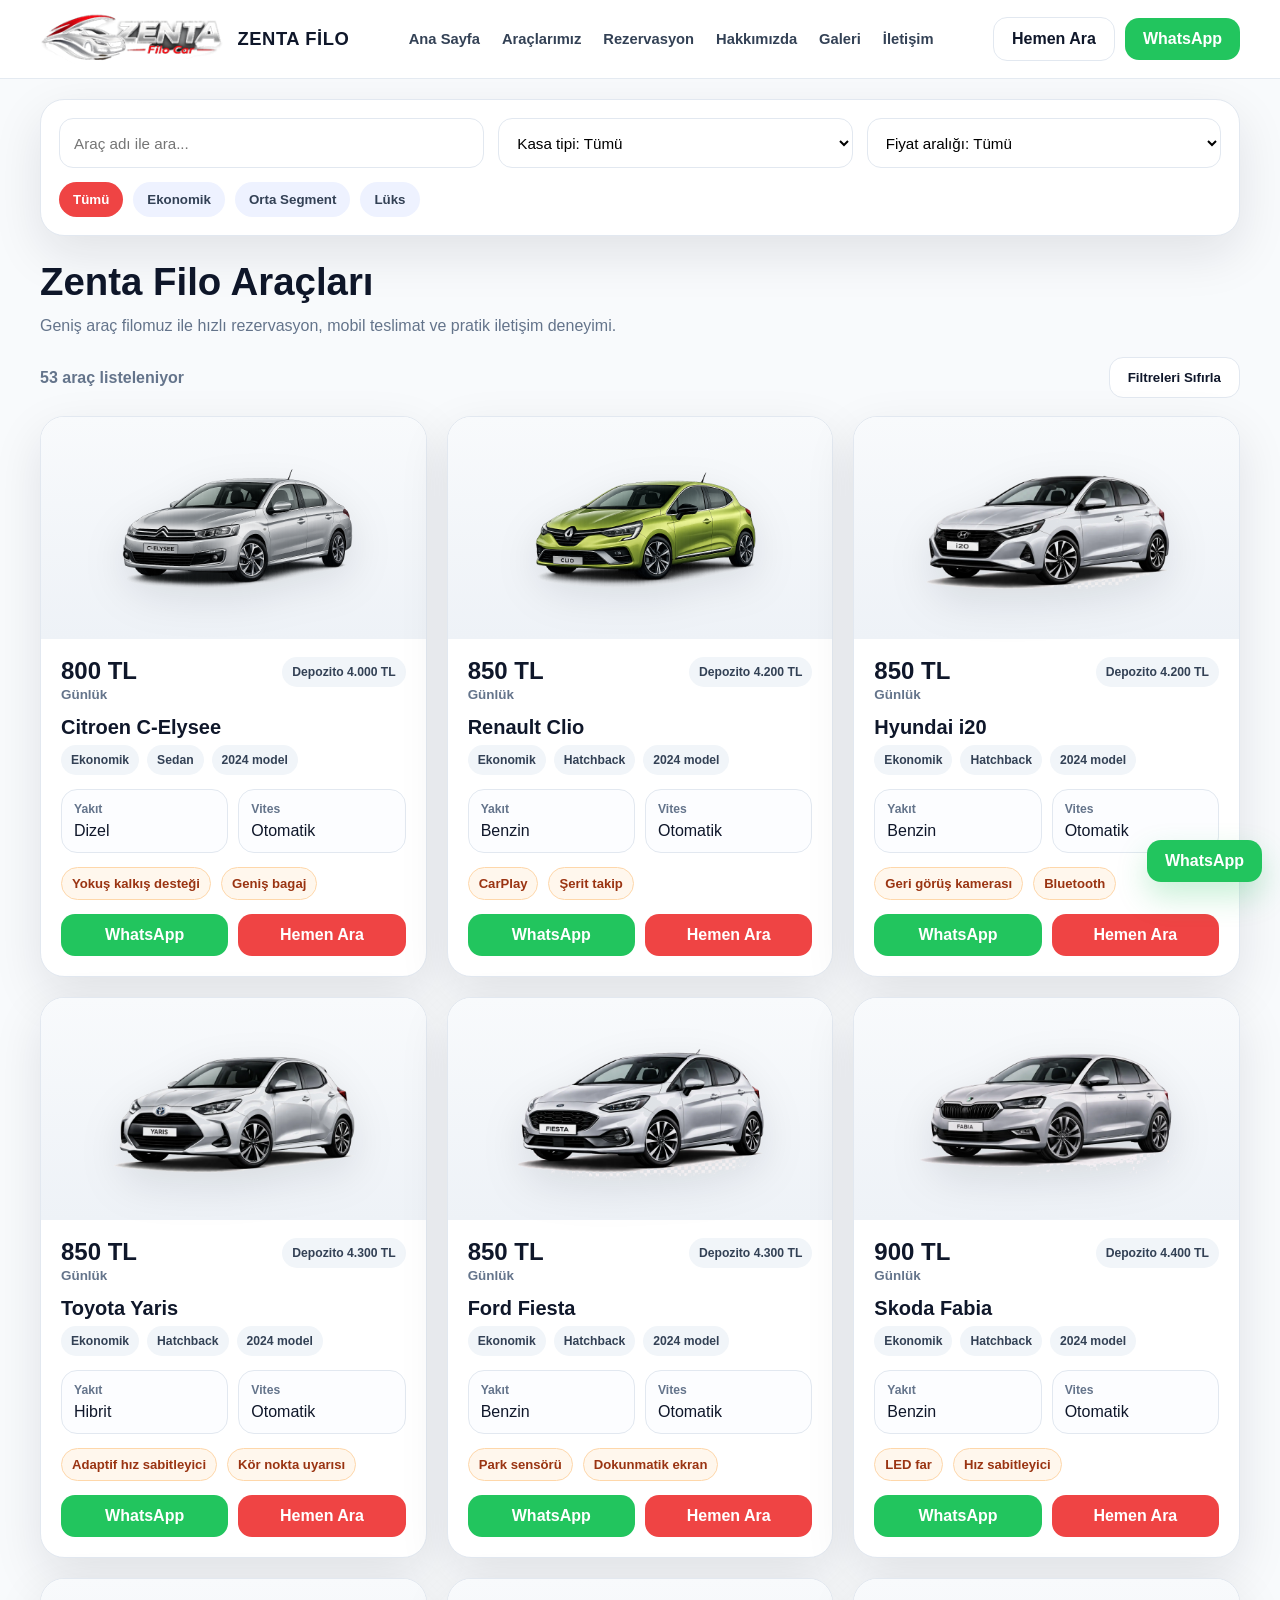
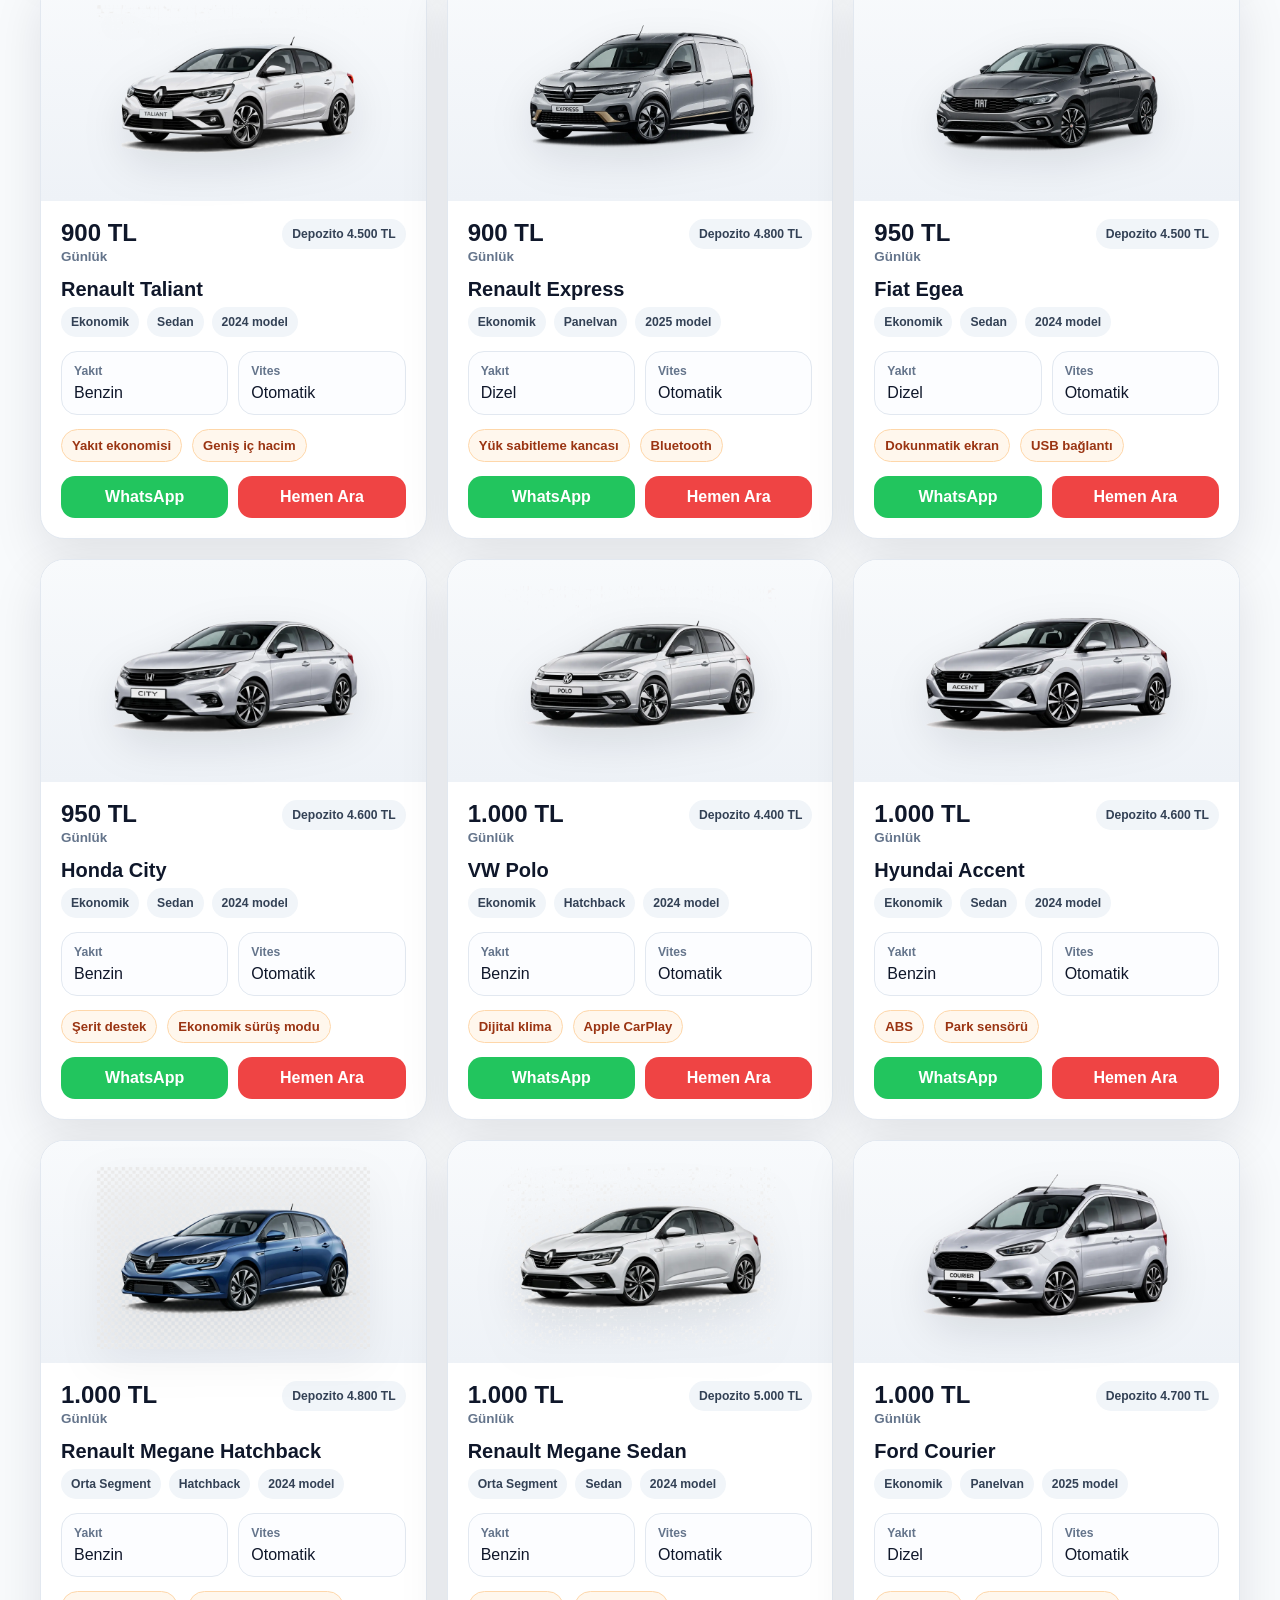
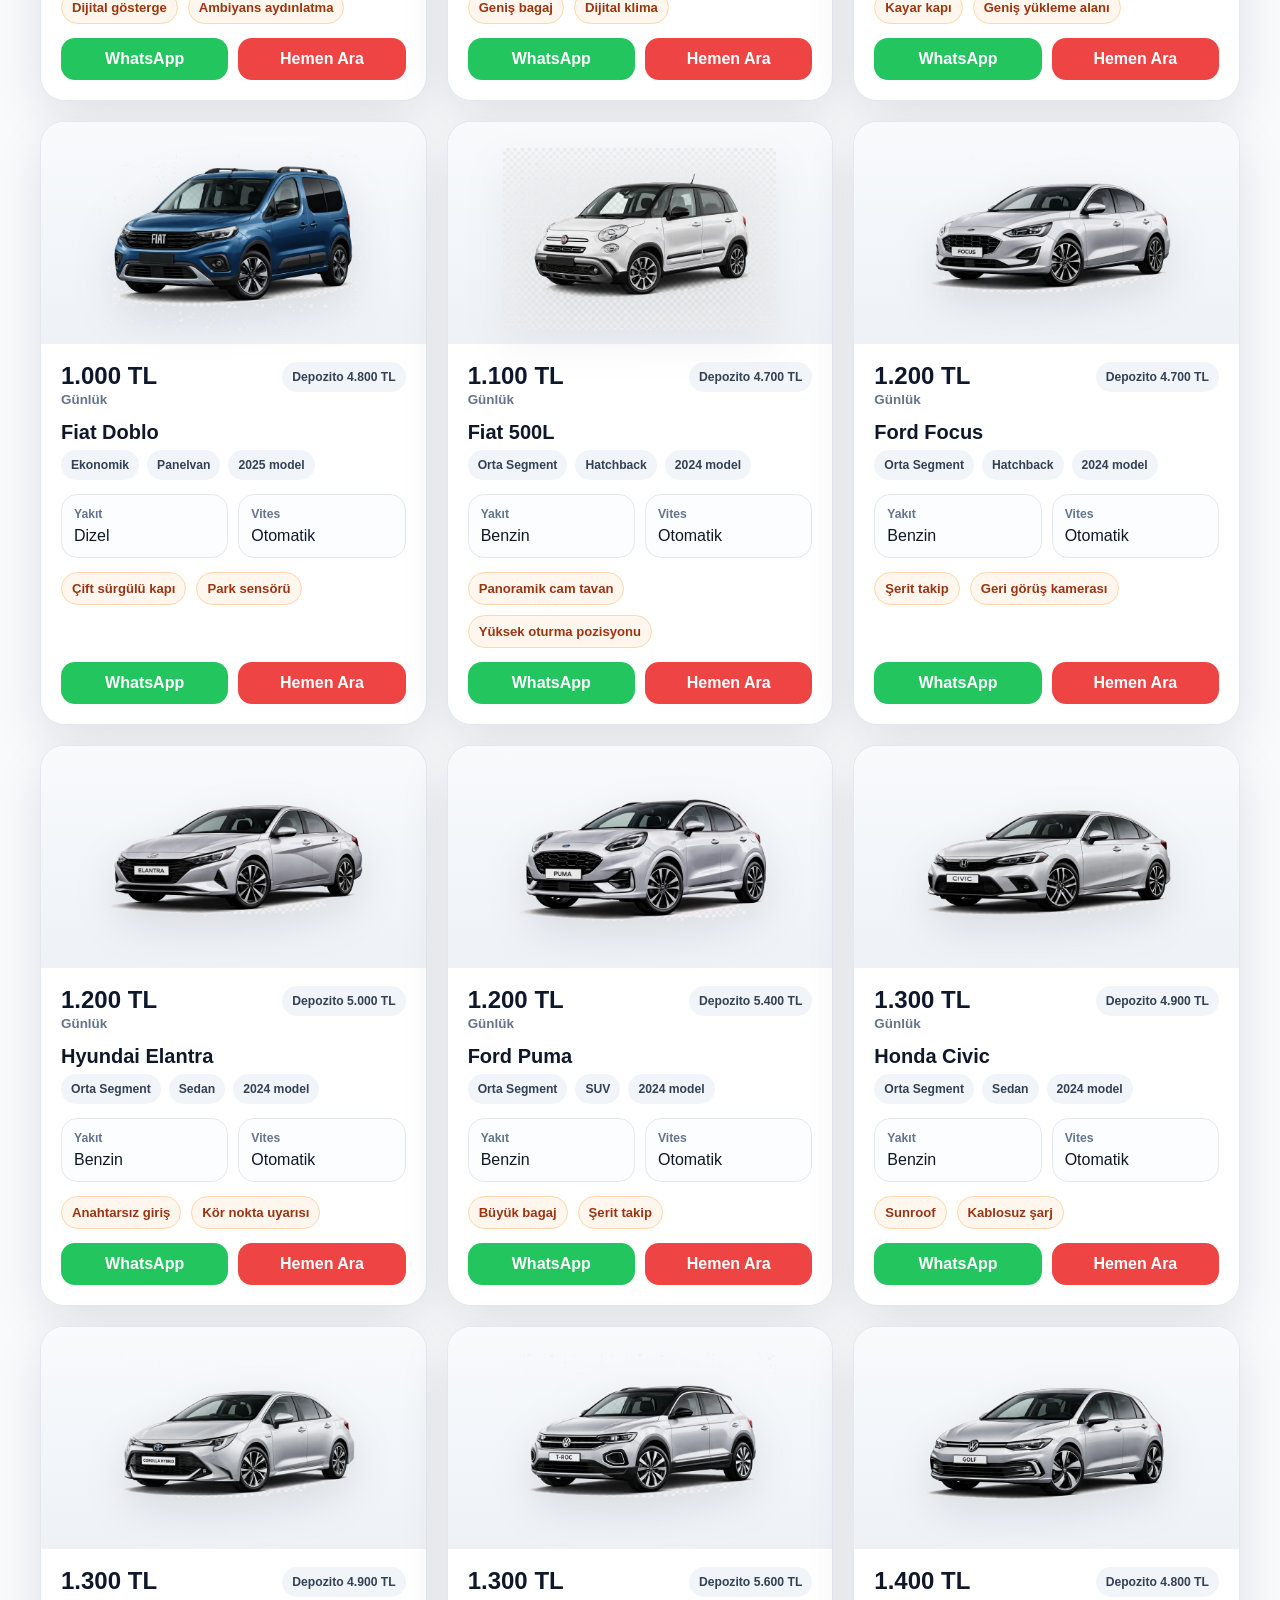
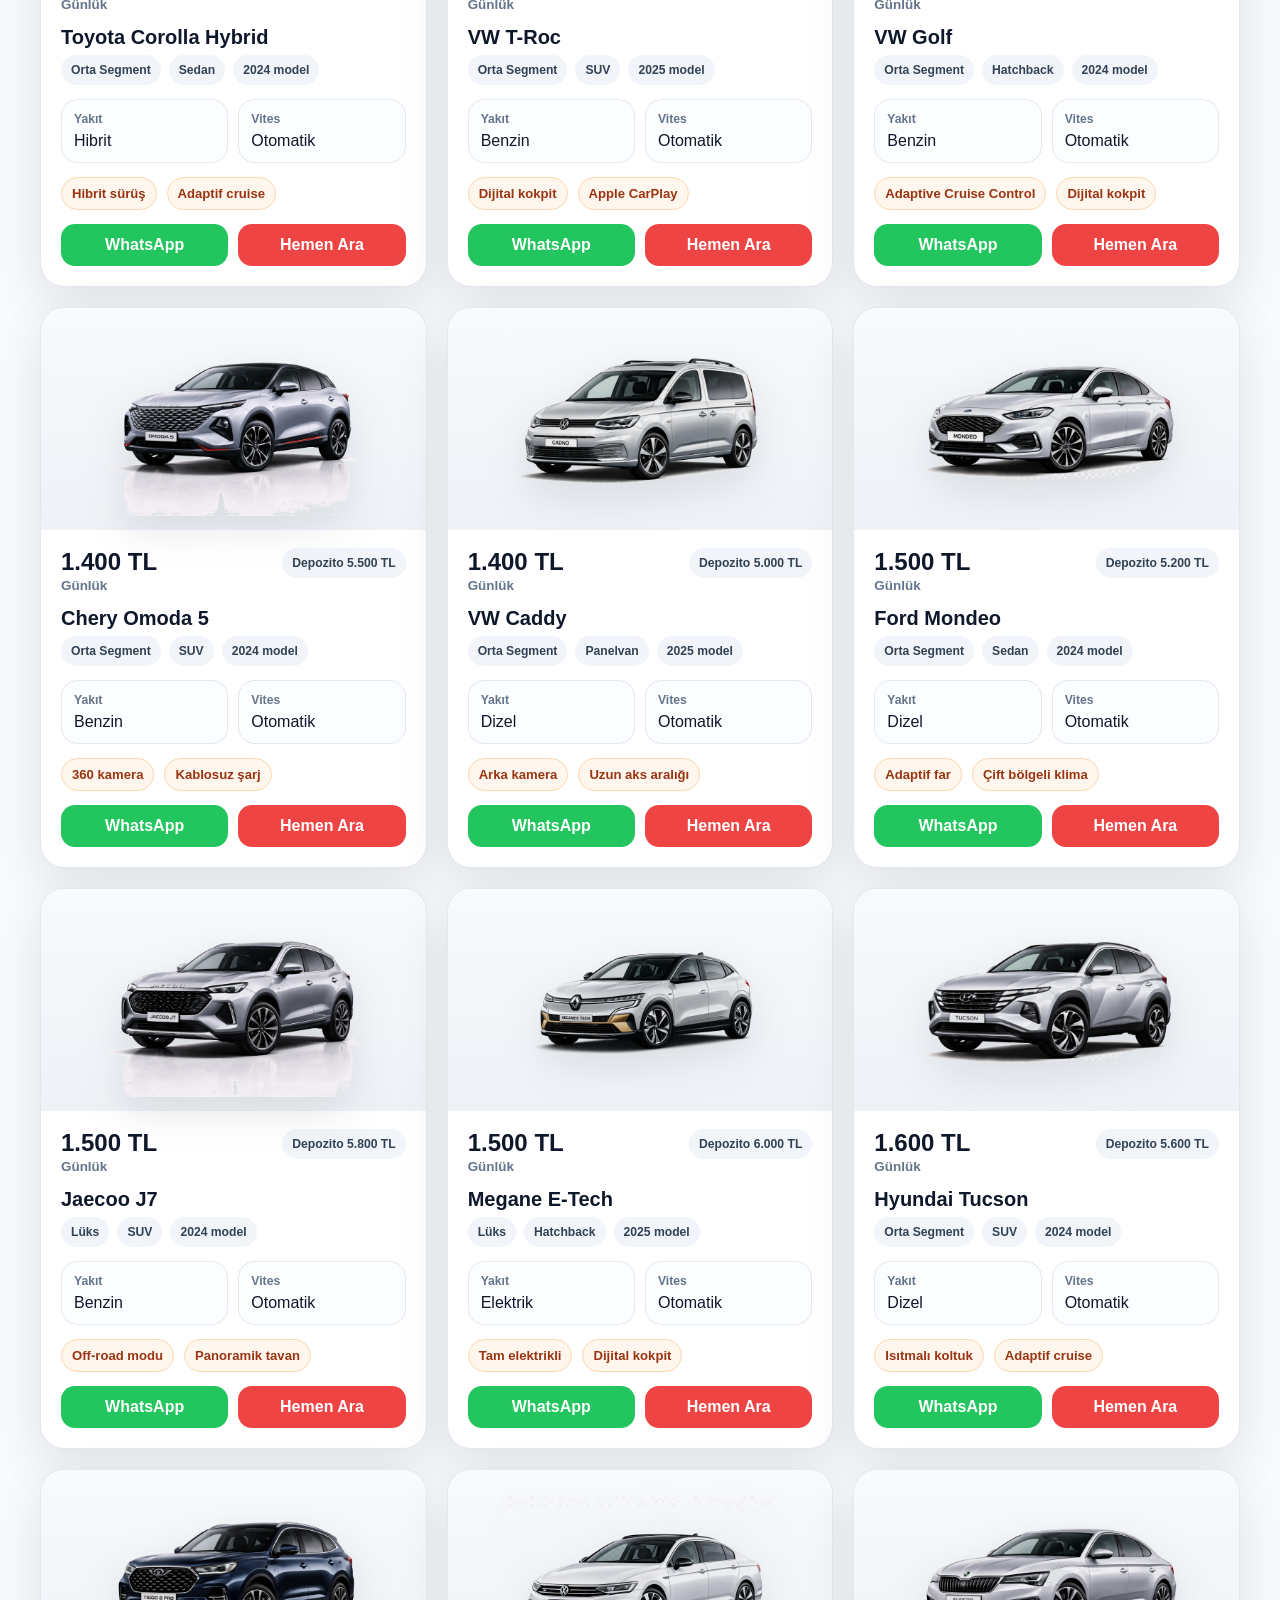
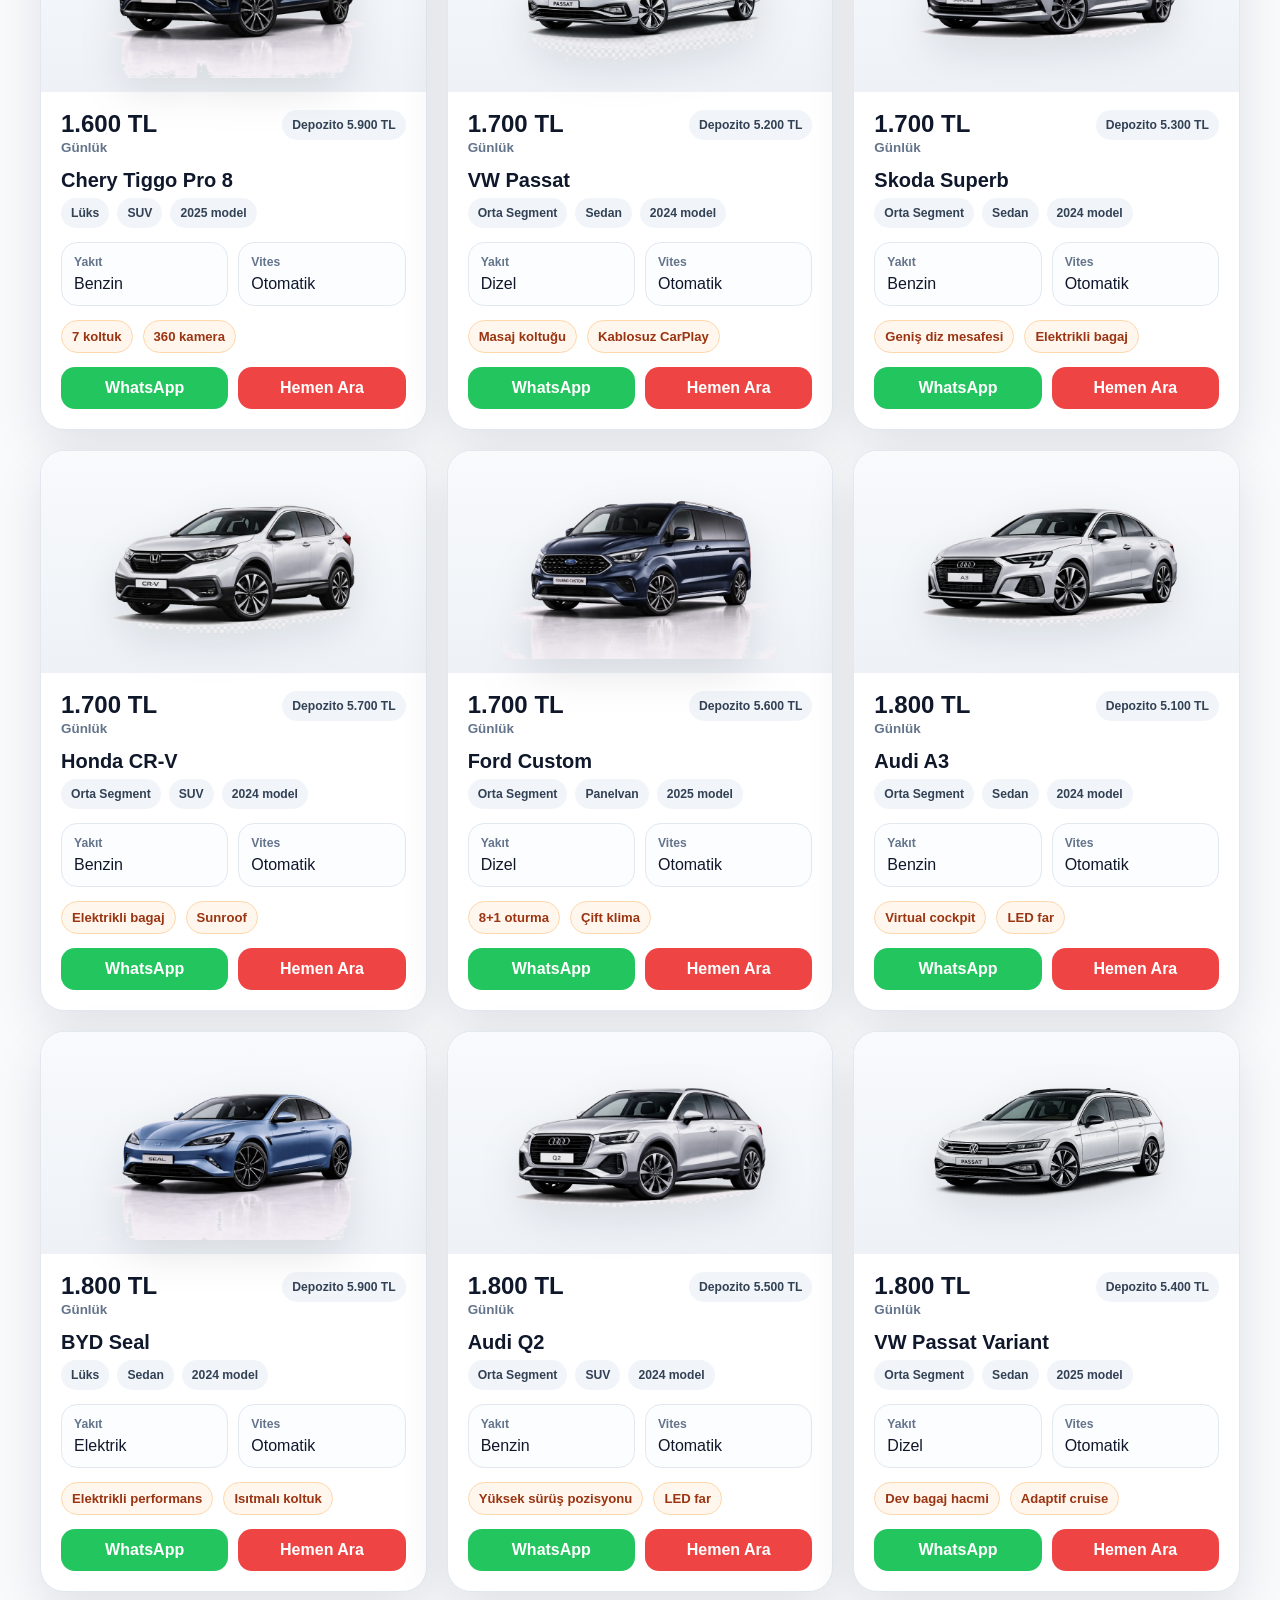
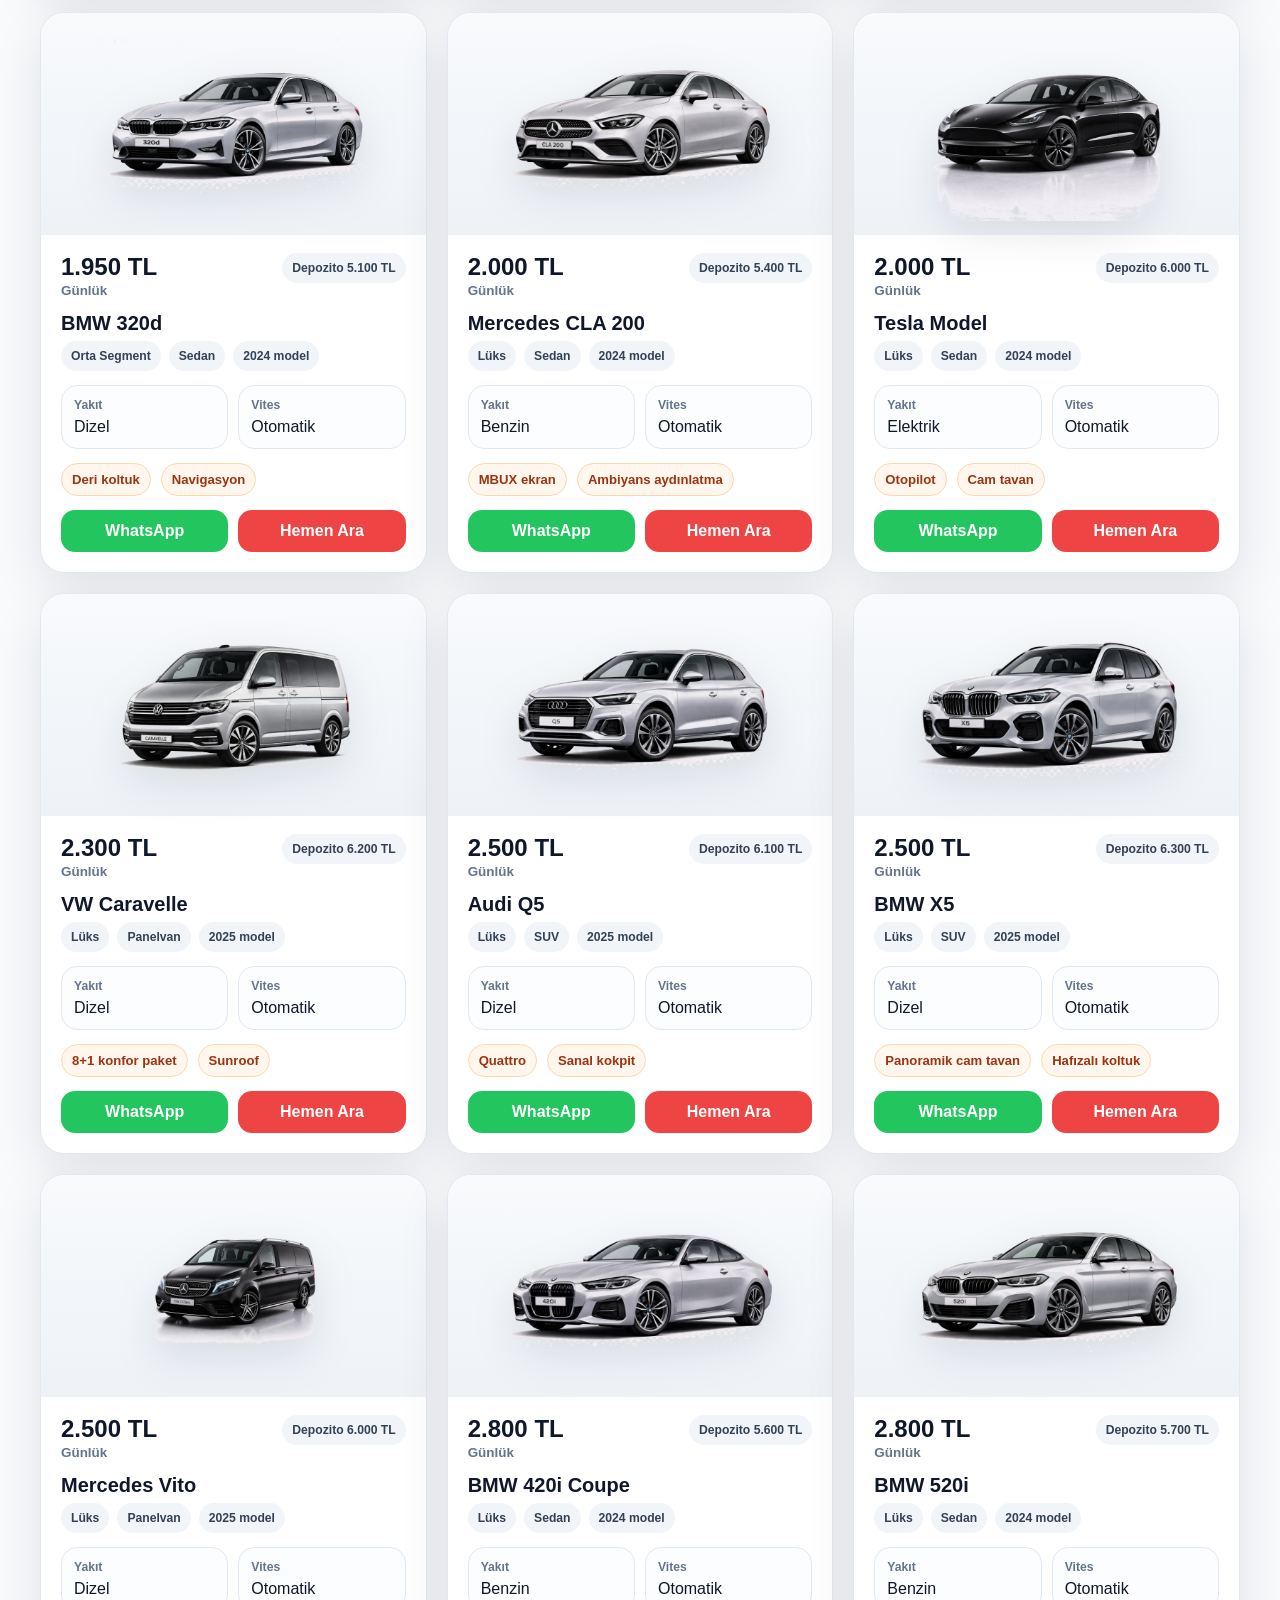
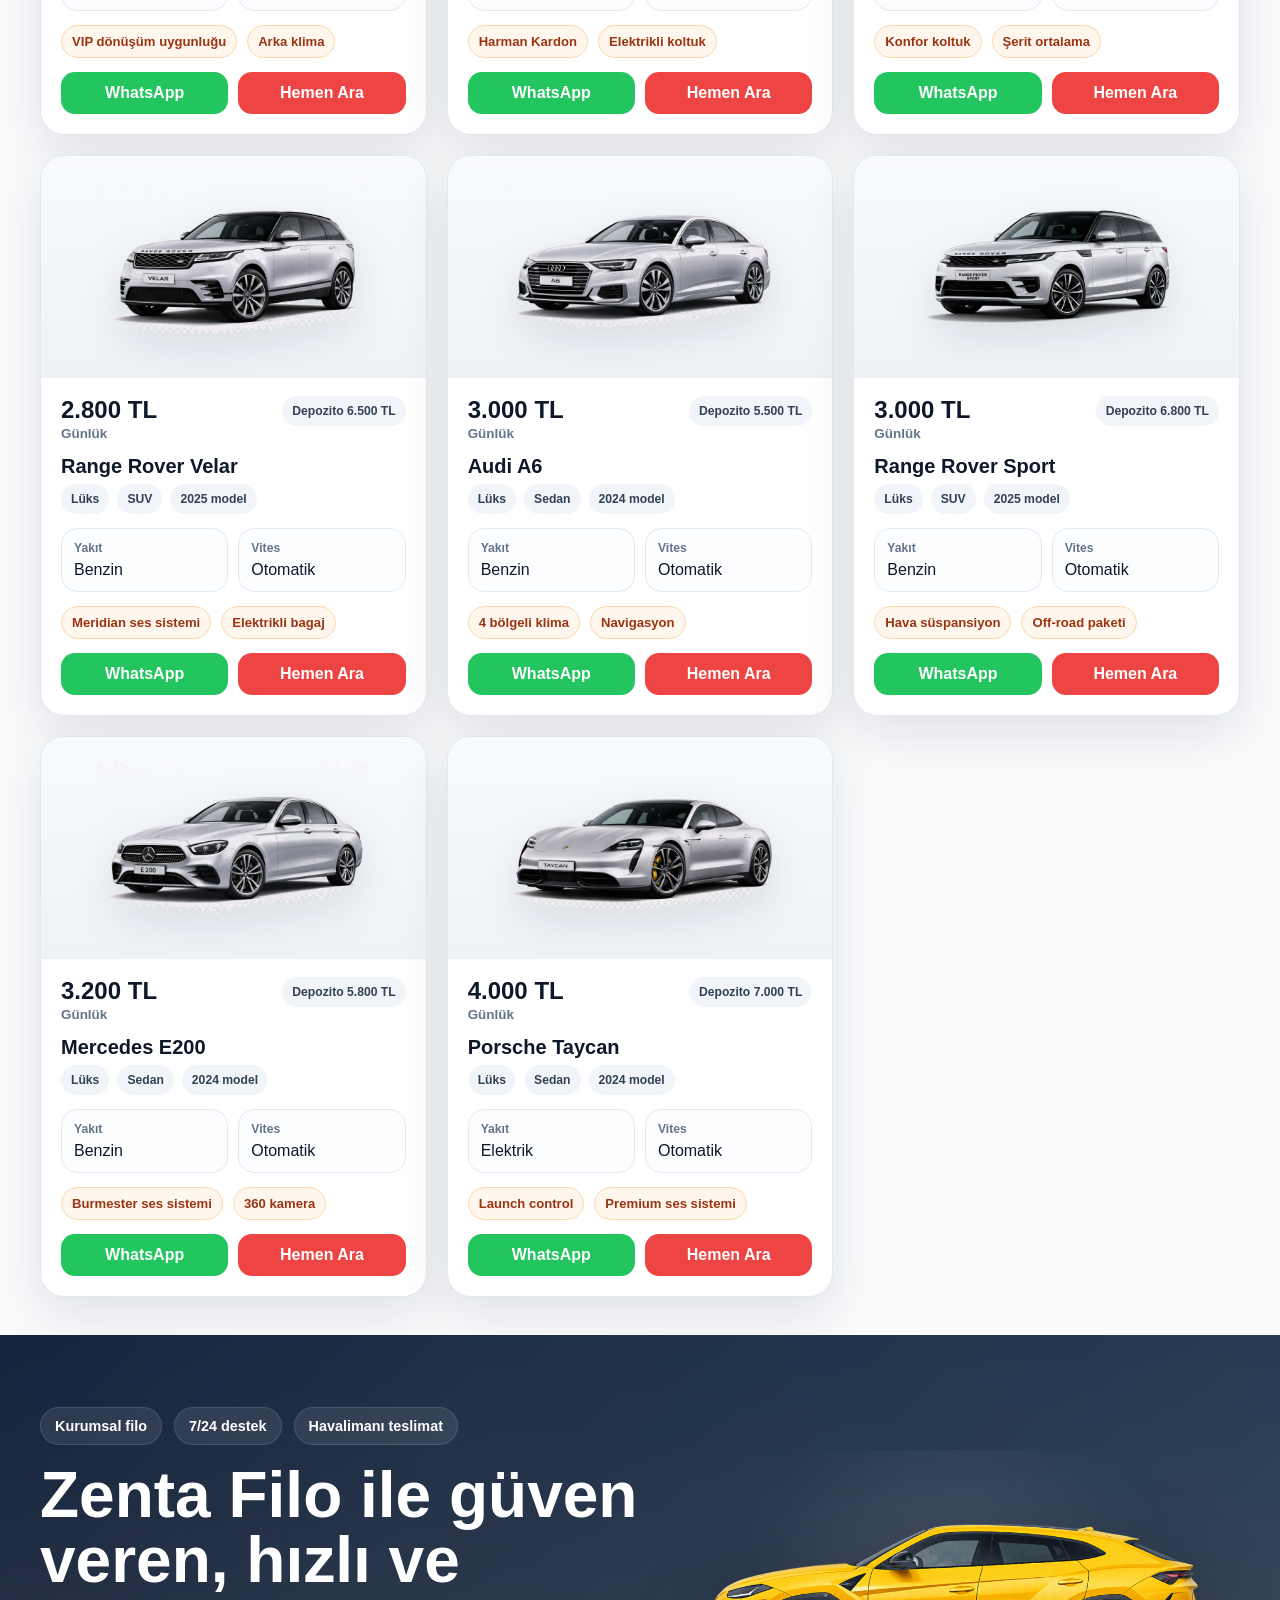
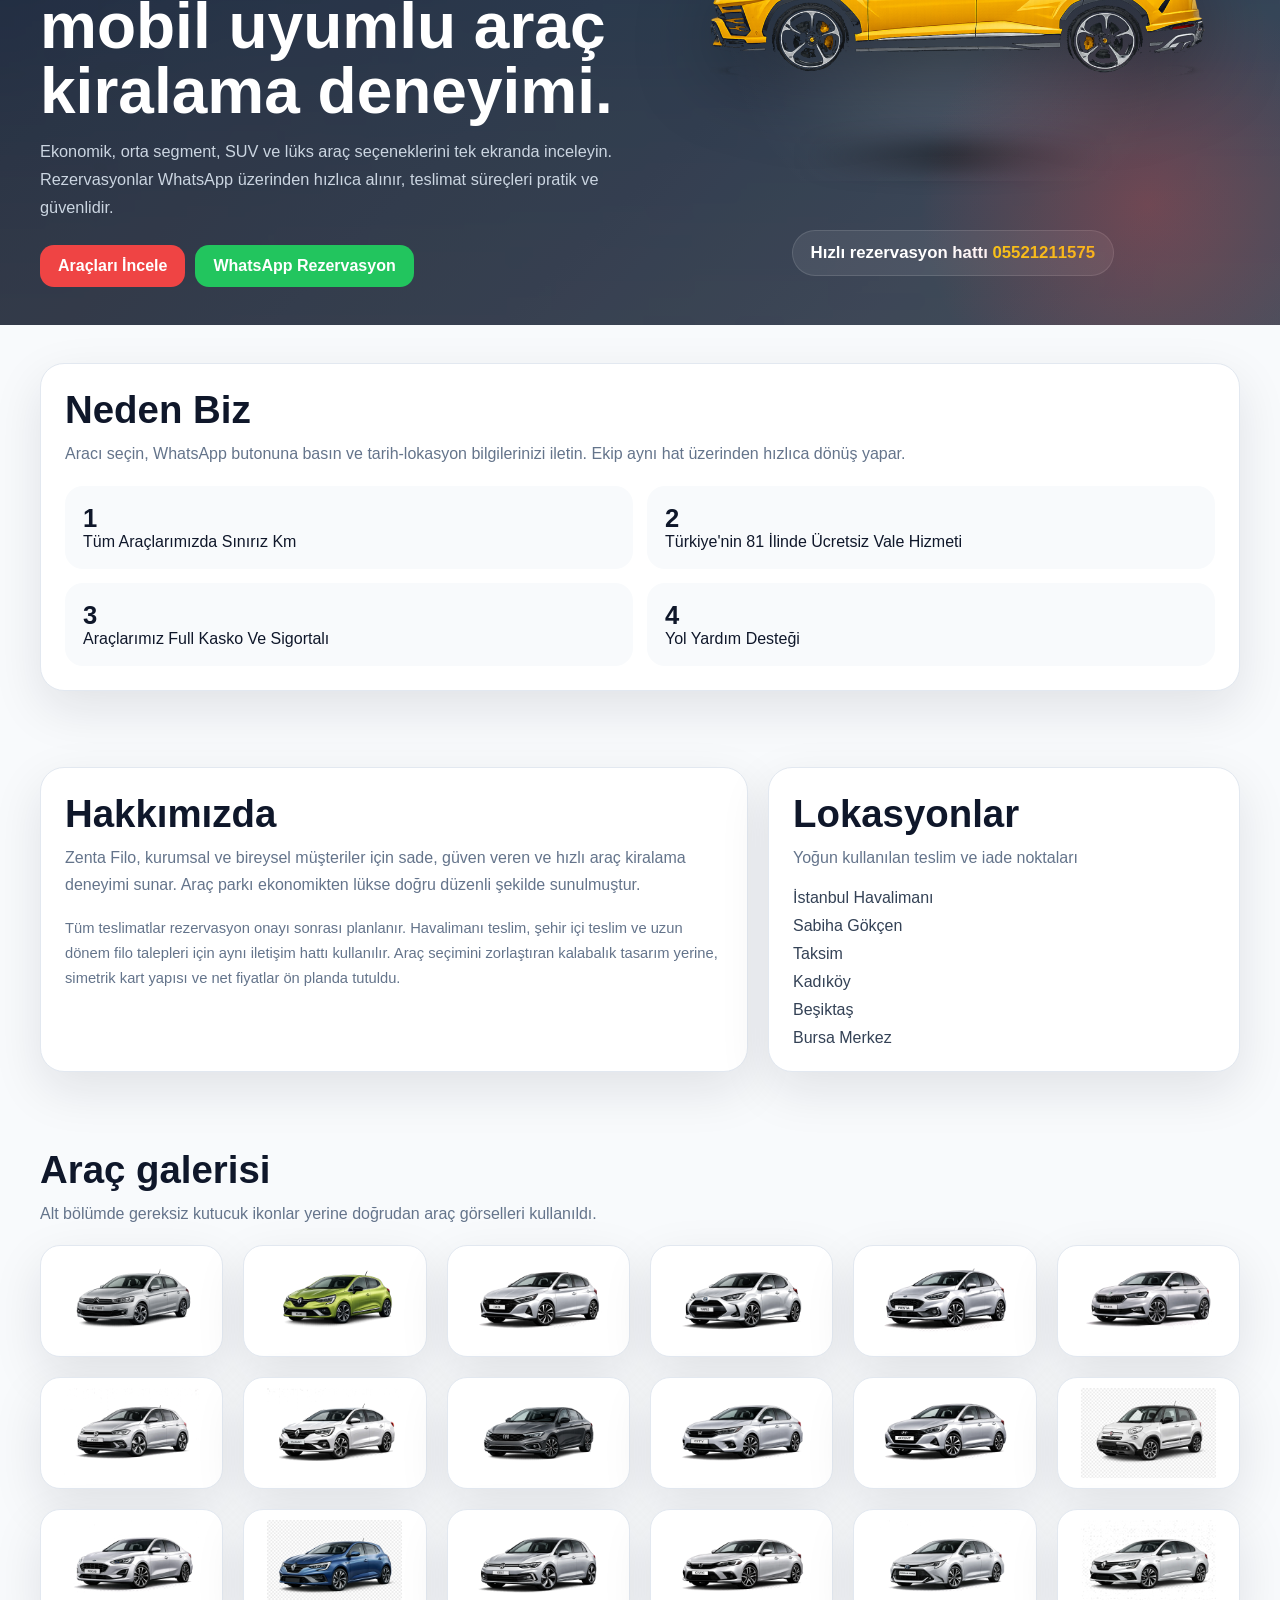
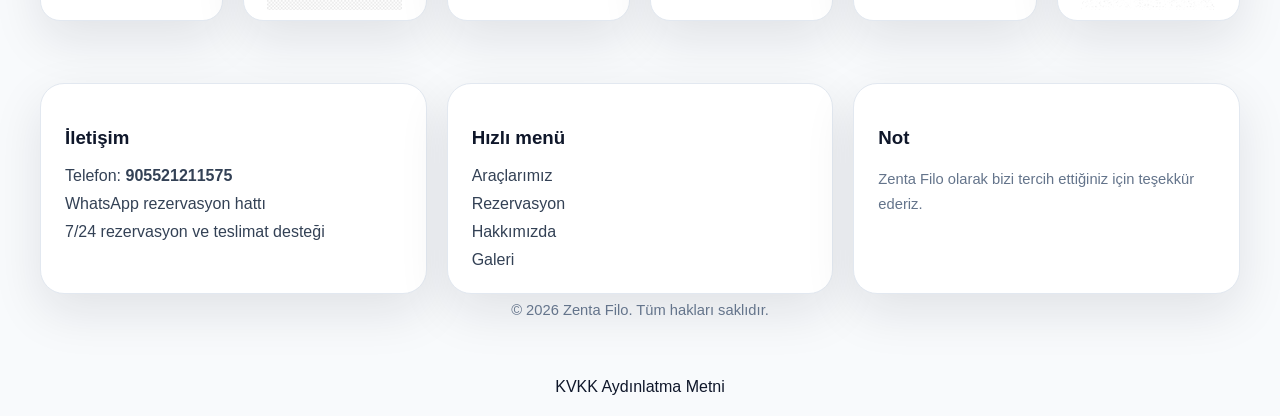
<file: index.html>
<!doctype html>
<html lang="tr">
<head>
  <!-- Event snippet for Sayfa görüntüleme conversion page -->
<script>
  gtag('event', 'conversion', {
      'send_to': 'AW-18120709480/zHGlCMXj-5UcEKWqg5RD',
      'value': 1.0,
      'currency': 'TRY'
  });
<!-- Google tag (gtag.js) -->
<script async src="https://www.googletagmanager.com/gtag/js?id=AW-18120709480"></script>
<script>
  window.dataLayer = window.dataLayer || [];
  function gtag(){dataLayer.push(arguments);}
  gtag('js', new Date());

  gtag('config', 'AW-18120709480');
</script>
  <meta charset="UTF-8">
  <meta name="viewport" content="width=device-width, initial-scale=1.0">
  <title>ZENTA FİLO | Araç Kiralama</title>
  <meta name="description" content="Zenta Filo ile ekonomik, orta segment ve lüks araç kiralama seçenekleri. Hızlı WhatsApp rezervasyonu ve 7/24 destek.">
  <link rel="icon" href="assets/img/brand/zenta-logo.png">
  <link rel="stylesheet" href="assets/css/style.css">
</head> 
  <!-- Event snippet for Sayfa görüntüleme conversion page -->
<script>
  gtag('event', 'conversion', {
      'send_to': 'AW-18027173157/zHGlCMXj-5UcEKWqg5RD',
      'value': 1.0,
      'currency': 'TRY'
  });
</script>

  <!-- Google tag (gtag.js) -->
<script async src="https://www.googletagmanager.com/gtag/js?id=AW-17670893803"></script>
<script>
  window.dataLayer = window.dataLayer || [];
  function gtag(){dataLayer.push(arguments);}
  gtag('js', new Date());

  gtag('config', 'AW-17670893803');
</script>

  <!-- Google tag (gtag.js) --> <script async src="https://www.googletagmanager.com/gtag/js?id=AW-18008667205"></script> <script> window.dataLayer = window.dataLayer || []; function gtag(){dataLayer.push(arguments);} gtag('js', new Date()); gtag('config', 'AW-18008667205'); </script>
<body>
  <header class="topbar">
    <div class="container nav">
      <a class="brand" href="#anasayfa" aria-label="Zenta Filo ana sayfa">
        <img src="assets/img/brand/zenta-logo.png" alt="Zenta Filo logo" class="brand-logo">
        <span data-company-name>ZENTA FİLO</span>
      </a>
      <button class="menu-toggle" id="menuToggle" aria-label="Menüyü aç" aria-expanded="false">☰</button>
      <nav class="nav-links" id="navLinks">
        <a href="#anasayfa">Ana Sayfa</a>
        <a href="#araclar">Araçlarımız</a>
        <a href="#rezervasyon">Rezervasyon</a>
        <a href="#hakkimizda">Hakkımızda</a>
        <a href="#galeri">Galeri</a>
        <a href="#iletisim">İletişim</a>
      </nav>
      <div class="nav-actions nav-cta">
        <a class="btn btn-outline" data-phone-link href="#">Hemen Ara</a>
        <a class="btn btn-green" data-wa-link href="#" target="_blank" rel="noopener">WhatsApp</a>
      </div>
    </div>
  </header>

  <main>
    <section class="section" id="araclar">
      <div class="container">
        <div class="filters">
          <div class="filter-grid">
            <input id="searchInput" class="filter-input" type="search" placeholder="Araç adı ile ara...">
            <select id="bodyFilter" class="filter-select">
              <option value="all">Kasa tipi: Tümü</option>
              <option value="sedan">Sedan</option>
              <option value="suv">SUV</option>
              <option value="hatchback">Hatchback</option>
              <option value="panelvan">Panelvan</option>
            </select>
            <select id="priceFilter" class="filter-select">
              <option value="all">Fiyat aralığı: Tümü</option>
              <option value="0-2000">0 - 2000 TL</option>
              <option value="2001-3500">2001 - 3500 TL</option>
              <option value="3501-5000">3501 - 5000 TL</option>
              <option value="5001-9500">5001 - 9500 TL</option>
            </select>
          </div>
          <div class="chip-row" id="segmentChips">
            <button class="chip active" data-segment="all">Tümü</button>
            <button class="chip" data-segment="ekonomik">Ekonomik</button>
            <button class="chip" data-segment="ortasegment">Orta Segment</button>
            <button class="chip" data-segment="luks">Lüks</button>
          </div>
        </div>

        <div class="section-title" style="margin-top:24px;">
          <h2>Zenta Filo Araçları</h2>
          <p>Geniş araç filomuz ile hızlı rezervasyon, mobil teslimat ve pratik iletişim deneyimi.</p>
        </div>

        <div class="results-bar">
          <div class="results-meta" id="resultCount"></div>
          <button class="btn btn-outline" id="resetFilters">Filtreleri Sıfırla</button>
        </div>

        <div class="cars-grid" id="carsGrid"></div>
      </div>
    </section>

    <section class="hero" id="anasayfa">
      <div class="container hero-inner">
        <div class="hero-copy">
          <div class="hero-badges">
            <span class="badge">Kurumsal filo</span>
            <span class="badge">7/24 destek</span>
            <span class="badge">Havalimanı teslimat</span>
          </div>
          <h1>Zenta Filo ile güven veren, hızlı ve mobil uyumlu araç kiralama deneyimi.</h1>
          <p>Ekonomik, orta segment, SUV ve lüks araç seçeneklerini tek ekranda inceleyin. Rezervasyonlar WhatsApp üzerinden hızlıca alınır, teslimat süreçleri pratik ve güvenlidir.</p>
          <div class="nav-actions">
            <a class="btn btn-primary" href="#araclar">Araçları İncele</a>
            <a class="btn btn-green" data-wa-link href="#" target="_blank" rel="noopener">WhatsApp Rezervasyon</a>
          </div>
        </div>
        <div class="hero-visual">
          <div class="hero-stage">
            <img class="hero-car" src="assets/img/hero/zenta-hero-car.png" alt="Zenta Filo hero araç görseli">
          </div>
          <div class="hero-offer">Hızlı rezervasyon hattı <span>05521211575</span></div>
        </div>
      </div>
    </section>

    <section class="section" id="rezervasyon">
      <div class="container reserve-grid">
        <div class="reserve-box">
          <div class="section-title">
            <h2>Neden Biz</h2>
            <p>Aracı seçin, WhatsApp butonuna basın ve tarih-lokasyon bilgilerinizi iletin. Ekip aynı hat üzerinden hızlıca dönüş yapar.</p>
          </div>
          <div class="stats">
            <div class="stat"><strong>1</strong><span>Tüm Araçlarımızda Sınırız Km</span></div>
            <div class="stat"><strong>2</strong><span>Türkiye'nin 81 İlinde Ücretsiz Vale Hizmeti</span></div>
            <div class="stat"><strong>3</strong><span>Araçlarımız Full Kasko Ve Sigortalı</span></div>
            <div class="stat"><strong>4</strong><span>Yol Yardım Desteği</span></div>
          </div>
        </div>
      </div>
    </section>

    <section class="section" id="hakkimizda">
      <div class="container about-grid">
        <div class="about-box">
          <div class="section-title">
            <h2>Hakkımızda</h2>
            <p>Zenta Filo, kurumsal ve bireysel müşteriler için sade, güven veren ve hızlı araç kiralama deneyimi sunar. Araç parkı ekonomikten lükse doğru düzenli şekilde sunulmuştur.</p>
          </div>
          <div class="small">Tüm teslimatlar rezervasyon onayı sonrası planlanır. Havalimanı teslim, şehir içi teslim ve uzun dönem filo talepleri için aynı iletişim hattı kullanılır. Araç seçimini zorlaştıran kalabalık tasarım yerine, simetrik kart yapısı ve net fiyatlar ön planda tutuldu.</div>
        </div>
        <div class="about-box">
          <div class="section-title">
            <h2>Lokasyonlar</h2>
            <p>Yoğun kullanılan teslim ve iade noktaları</p>
          </div>
          <div class="list" id="locationsList"></div>
        </div>
      </div>
    </section>

    <section class="section" id="galeri">
      <div class="container">
        <div class="section-title">
          <h2>Araç galerisi</h2>
          <p>Alt bölümde gereksiz kutucuk ikonlar yerine doğrudan araç görselleri kullanıldı.</p>
        </div>
        <div class="gallery-grid" id="galleryGrid"></div>
      </div>
    </section>
  </main>

  <footer class="footer" id="iletisim">
    <div class="container footer-grid">
      <div class="footer-box">
        <h3>İletişim</h3>
        <div class="list">
          <a data-phone-link href="#"><span>Telefon:</span> <strong data-phone-display></strong></a>
          <a data-wa-link href="#" target="_blank" rel="noopener">WhatsApp rezervasyon hattı</a>
          <span data-working-hours></span>
        </div>
      </div>
      <div class="footer-box">
        <h3>Hızlı menü</h3>
        <div class="list">
          <a href="#araclar">Araçlarımız</a>
          <a href="#rezervasyon">Rezervasyon</a>
          <a href="#hakkimizda">Hakkımızda</a>
          <a href="#galeri">Galeri</a>
        </div>
      </div>
      <div class="footer-box">
        <h3>Not</h3>
        <div class="small">Zenta Filo olarak bizi tercih ettiğiniz için teşekkür ederiz.</div>
      </div>
    </div>
    <div class="container footer-bottom">
      <span>© 2026 Zenta Filo. Tüm hakları saklıdır.</span>
    </div>
  </footer>

  <a class="btn btn-green floating-wa" data-wa-link href="#" target="_blank" rel="noopener">WhatsApp</a>

  <script src="assets/js/config.js"></script>
  <script src="assets/js/cars.js"></script>
  <script src="assets/js/app.js"></script>
  <div style="text-align:center; padding:20px;">
  <a href="kvkk.html">KVKK Aydınlatma Metni</a>
</div>
</body>
</html>
</file>
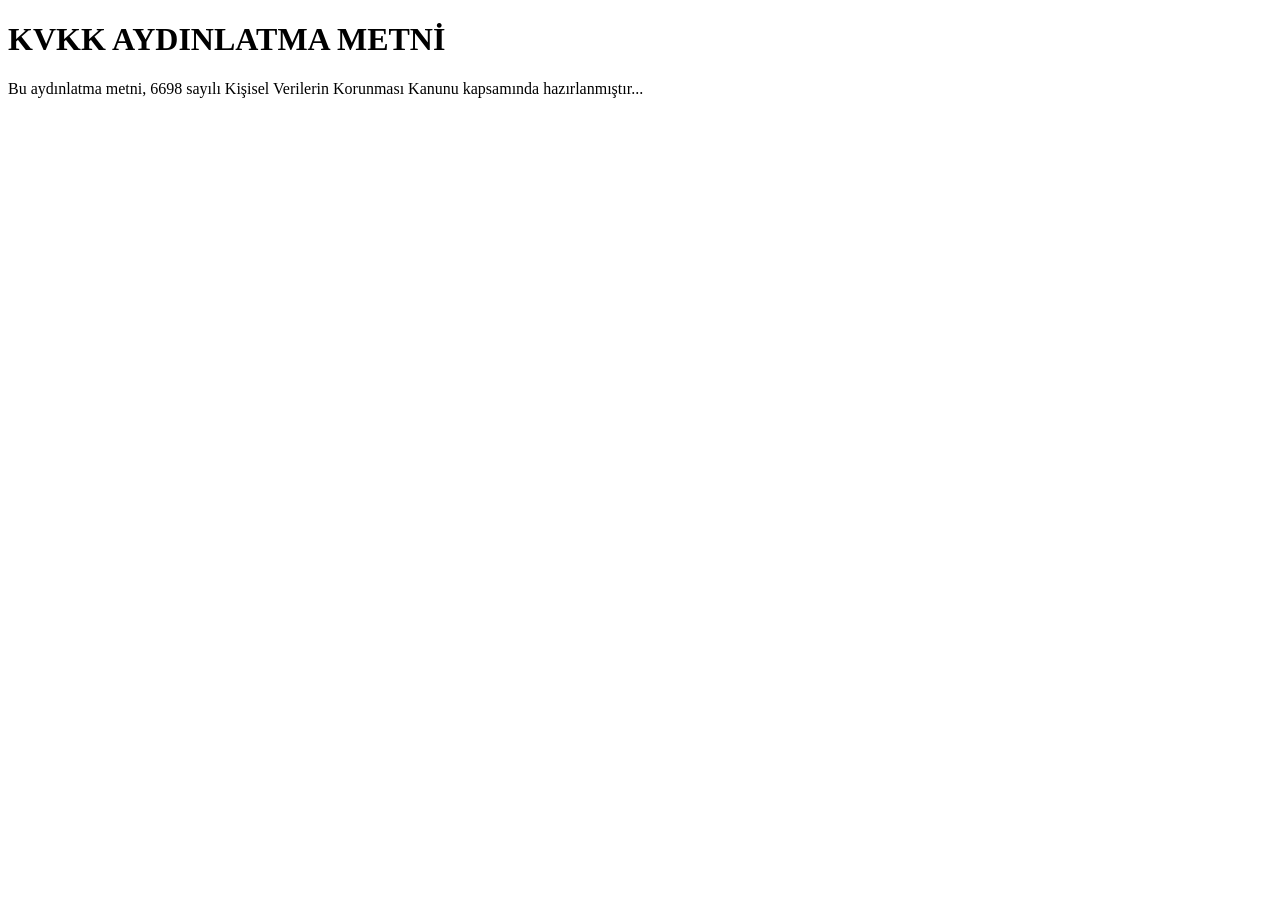
<file: kvkk.html>
<!DOCTYPE html>
<html lang="tr">
<head>
<meta charset="UTF-8">
<title>KVKK Aydınlatma Metni</title>
</head>
<body>
<h1>KVKK AYDINLATMA METNİ</h1>
<p>Bu aydınlatma metni, 6698 sayılı Kişisel Verilerin Korunması Kanunu kapsamında hazırlanmıştır...</p>
<!-- shortened for brevity -->
</body>
</html>
</file>
<file: assets/css/style.css>
:root{--bg:#0b1120;--card:#ffffff;--muted:#64748b;--text:#0f172a;--line:#e2e8f0;--accent:#ef4444;--accent-dark:#dc2626;--green:#22c55e;--shadow:0 18px 50px rgba(15,23,42,.10)}
*{box-sizing:border-box}html{scroll-behavior:smooth}body{margin:0;font-family:Inter,Arial,sans-serif;color:var(--text);background:#f8fafc}a{text-decoration:none;color:inherit}img{max-width:100%;display:block}.container{width:min(1200px,calc(100% - 32px));margin:0 auto}
.topbar{position:sticky;top:0;z-index:50;background:rgba(255,255,255,.94);backdrop-filter:blur(12px);border-bottom:1px solid rgba(226,232,240,.9)}
.nav{display:flex;align-items:center;justify-content:space-between;gap:16px;min-height:78px}.brand{display:flex;align-items:center;gap:12px;font-size:1.15rem;font-weight:900;letter-spacing:.03em}.brand-logo{height:54px;width:auto;object-fit:contain}.nav-links{display:flex;gap:22px;align-items:center;flex-wrap:wrap}.nav-links a{font-size:.92rem;font-weight:700;color:#334155}.nav-actions{display:flex;gap:10px;align-items:center}.menu-toggle{display:none;border:1px solid var(--line);background:#fff;border-radius:14px;width:46px;height:46px;font-size:1.2rem;cursor:pointer}
.btn{display:inline-flex;align-items:center;justify-content:center;gap:8px;padding:12px 18px;border-radius:14px;font-weight:800;border:none;cursor:pointer;transition:.2s transform,.2s background,.2s color,.2s box-shadow}.btn:hover{transform:translateY(-1px)}.btn-primary{background:var(--accent);color:#fff}.btn-primary:hover{background:var(--accent-dark)}.btn-green{background:var(--green);color:#fff}.btn-outline{background:#fff;border:1px solid var(--line);color:var(--text)}
.hero{position:relative;overflow:hidden;background:linear-gradient(135deg,#050816,#0f172a 58%,#1e293b);color:#fff}.hero:before{content:'';position:absolute;inset:0;background:url('../img/hero/hero-arkaplan.jpg') center/cover no-repeat;opacity:.18}.hero:after{content:'';position:absolute;inset:auto -10% -140px auto;width:520px;height:520px;background:radial-gradient(circle,rgba(239,68,68,.28),transparent 62%);pointer-events:none}.hero-inner{position:relative;display:grid;grid-template-columns:1.02fr .98fr;gap:28px;align-items:center;padding:72px 0 38px}.hero-copy h1{font-size:clamp(2.2rem,5vw,4.5rem);line-height:1.02;margin:0 0 14px}.hero-copy p{max-width:610px;color:#cbd5e1;font-size:1.02rem;line-height:1.7;margin:0 0 24px}.hero-badges{display:flex;gap:12px;flex-wrap:wrap;margin-bottom:18px}.badge{display:inline-flex;padding:10px 14px;border-radius:999px;background:rgba(255,255,255,.09);border:1px solid rgba(255,255,255,.12);font-weight:700;font-size:.9rem}.hero-visual{display:flex;flex-direction:column;align-items:center;justify-content:center;min-height:420px}.hero-stage{position:relative;width:min(100%,620px);aspect-ratio:16/10;display:flex;align-items:center;justify-content:center}.hero-stage:before{content:'';position:absolute;inset:8% 4%;border-radius:28px;background:radial-gradient(circle at center,rgba(255,255,255,.16),rgba(255,255,255,.02) 60%,transparent 74%)}.hero-stage:after{content:'';position:absolute;left:12%;right:12%;bottom:10%;height:34px;border-radius:50%;background:radial-gradient(circle,rgba(0,0,0,.42),transparent 68%);filter:blur(10px)}.hero-car{position:relative;z-index:2;width:min(100%,620px);filter:drop-shadow(0 24px 40px rgba(0,0,0,.40))}.hero-offer{margin-top:18px;font-size:1.05rem;font-weight:900;text-align:center;padding:12px 18px;border-radius:999px;background:rgba(255,255,255,.08);border:1px solid rgba(255,255,255,.12)}.hero-offer span{color:#facc15}
.section{padding:38px 0}.section-title{margin-bottom:18px}.section-title h2{font-size:clamp(1.7rem,3vw,2.7rem);margin:0 0 8px}.section-title p{margin:0;color:var(--muted);line-height:1.7}.filters{background:#fff;border:1px solid var(--line);border-radius:24px;padding:18px;box-shadow:var(--shadow);margin-top:-18px;position:relative;z-index:2}.filter-grid{display:grid;grid-template-columns:1.2fr 1fr 1fr;gap:14px}.filter-input,.filter-select{width:100%;height:50px;border-radius:14px;border:1px solid var(--line);padding:0 14px;font-size:.95rem;background:#fff}.chip-row{display:flex;gap:10px;flex-wrap:wrap;margin-top:14px}.chip{border:none;border-radius:999px;background:#eef2ff;color:#334155;padding:10px 14px;font-weight:800;cursor:pointer}.chip.active{background:var(--accent);color:#fff}
.results-bar{display:flex;justify-content:space-between;align-items:center;gap:16px;flex-wrap:wrap;margin:18px 0}.results-meta{color:var(--muted);font-weight:700}.cars-grid{display:grid;grid-template-columns:repeat(3,minmax(0,1fr));gap:20px}.card{height:100%;display:flex;flex-direction:column;background:#fff;border:1px solid var(--line);border-radius:24px;overflow:hidden;box-shadow:var(--shadow)}.card-media{padding:22px 22px 10px;background:linear-gradient(180deg,#f8fafc,#eef2f7)}.car-photo-wrap{height:190px;display:flex;align-items:center;justify-content:center}.car-photo{max-height:182px;object-fit:contain;filter:drop-shadow(0 14px 20px rgba(2,6,23,.10))}.card-body{padding:18px 20px 20px;display:flex;flex-direction:column;gap:14px;flex:1}.price-row{display:flex;justify-content:space-between;align-items:flex-start;gap:10px}.price{font-size:1.5rem;font-weight:900}.price small{display:block;font-size:.84rem;color:var(--muted);font-weight:700;margin-top:2px}.meta-pills{display:flex;gap:8px;flex-wrap:wrap}.pill{font-size:.76rem;font-weight:800;background:#f1f5f9;color:#334155;padding:8px 10px;border-radius:999px}.specs{display:grid;grid-template-columns:repeat(2,minmax(0,1fr));gap:10px}.spec{border:1px solid var(--line);border-radius:16px;padding:12px 12px;background:#fcfdff}.spec strong{display:block;font-size:.76rem;color:var(--muted);margin-bottom:6px}.features{display:flex;gap:10px;flex-wrap:wrap}.feature{background:#fff7ed;color:#9a3412;border:1px solid #fed7aa;padding:8px 10px;border-radius:999px;font-size:.82rem;font-weight:800}.cta-row{display:grid;grid-template-columns:1fr 1fr;gap:10px;margin-top:auto}
.about-grid,.reserve-grid,.footer-grid,.gallery-grid{display:grid;gap:20px}.about-grid{grid-template-columns:1.2fr .8fr}.about-box,.reserve-box,.footer-box{background:#fff;border:1px solid var(--line);border-radius:24px;padding:24px;box-shadow:var(--shadow)}.stats{display:grid;grid-template-columns:repeat(2,minmax(0,1fr));gap:14px}.stat{background:#f8fafc;border-radius:18px;padding:18px}.stat strong{display:block;font-size:1.6rem}.gallery-grid{grid-template-columns:repeat(6,minmax(0,1fr))}.gallery-item{background:#fff;border:1px solid var(--line);border-radius:20px;padding:10px;box-shadow:var(--shadow)}.gallery-item img{height:90px;object-fit:contain;margin:auto}.footer{padding:24px 0 18px}.footer-grid{grid-template-columns:1fr 1fr 1fr}.footer-bottom{padding:8px 0 22px;color:var(--muted);font-size:.92rem;text-align:center}.list{display:grid;gap:10px;color:#334155}.small{font-size:.92rem;color:var(--muted);line-height:1.7}.floating-wa{position:fixed;right:18px;bottom:18px;z-index:60;box-shadow:0 14px 30px rgba(34,197,94,.25)}
@media (max-width:1080px){.cars-grid{grid-template-columns:repeat(2,minmax(0,1fr))}.hero-inner,.about-grid,.footer-grid{grid-template-columns:1fr}.gallery-grid{grid-template-columns:repeat(4,minmax(0,1fr))}.hero-visual{order:-1;min-height:auto}.filter-grid{grid-template-columns:1fr 1fr}.nav{min-height:74px}.nav-cta{display:none}.menu-toggle{display:inline-flex;align-items:center;justify-content:center}.nav-links{display:none;position:absolute;left:16px;right:16px;top:78px;padding:14px;border:1px solid var(--line);border-radius:20px;background:#fff;box-shadow:var(--shadow);flex-direction:column;align-items:flex-start;gap:14px}.nav-links.open{display:flex}}
@media (max-width:680px){.container{width:min(100% - 20px,1200px)}.cars-grid,.gallery-grid,.footer-grid,.stats,.filter-grid,.specs,.cta-row{grid-template-columns:1fr}.hero-inner{padding-top:34px;padding-bottom:28px}.hero-copy h1{font-size:clamp(1.95rem,11vw,3rem)}.hero-copy p{font-size:.96rem}.brand{gap:10px;font-size:1rem}.brand-logo{height:42px}.hero-stage{width:100%;aspect-ratio:16/11}.hero-car{width:100%;max-width:100%}.hero-offer{font-size:.92rem;width:100%}.badge{font-size:.82rem;padding:8px 12px}.floating-wa{right:14px;bottom:14px}}
</file>
